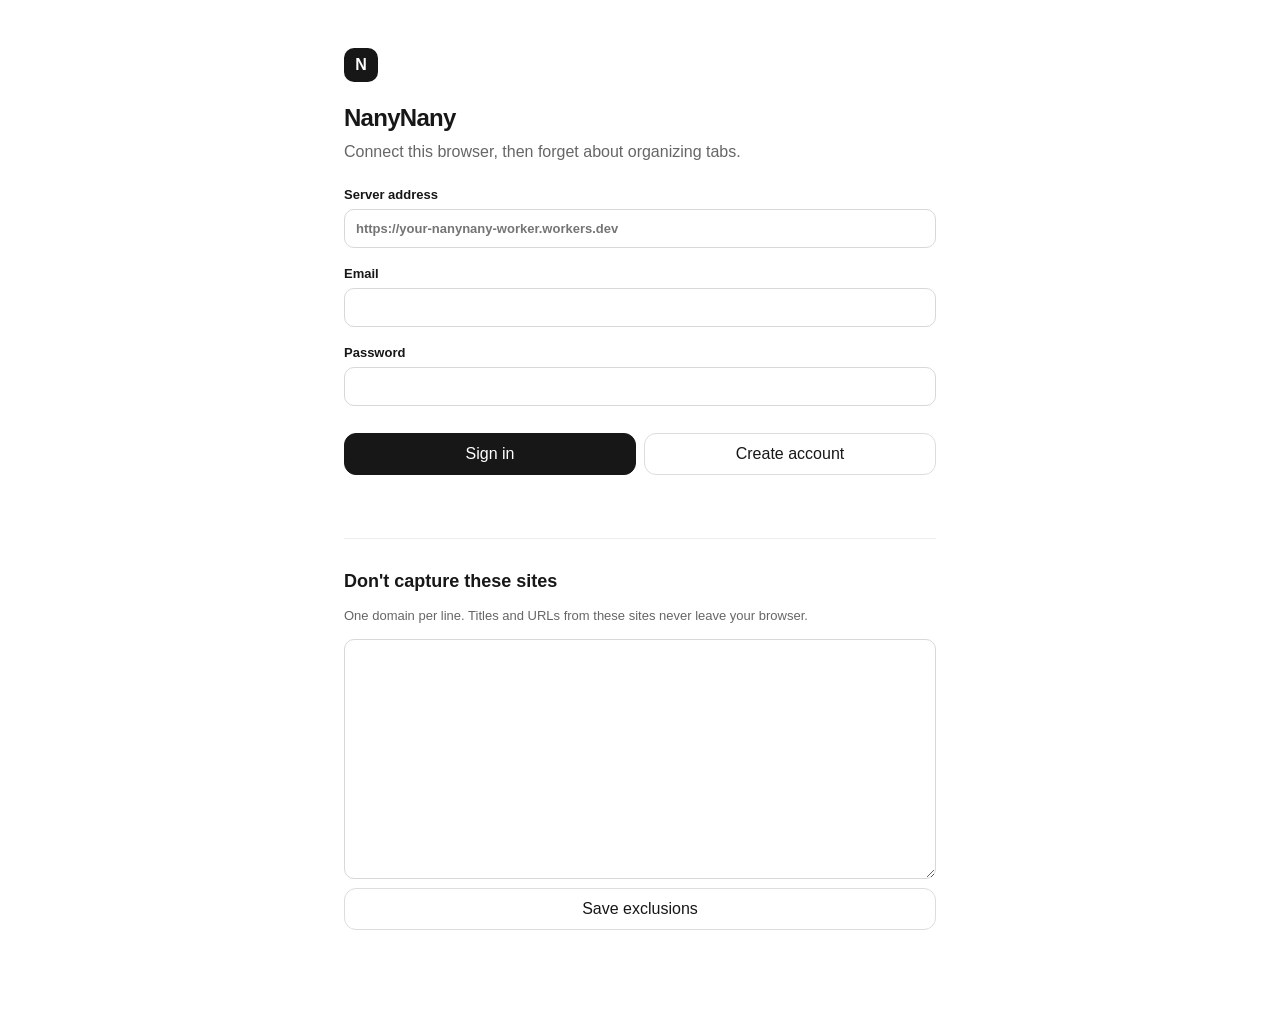
<file: extension/options.html>
<!doctype html><html><head><meta charset="utf-8"><meta name="viewport" content="width=device-width,initial-scale=1"><link rel="stylesheet" href="styles.css"><title>NanyNany settings</title></head><body class="options"><main><div class="mark">N</div><h1>NanyNany</h1><p class="lead">Connect this browser, then forget about organizing tabs.</p><div id="authForm"><label>Server address<input id="apiBase" type="url" placeholder="https://your-nanynany-worker.workers.dev"></label><label>Email<input id="email" type="email" autocomplete="email"></label><label>Password<input id="password" type="password" autocomplete="current-password"></label><div class="actions"><button id="login" class="primary">Sign in</button><button id="register" class="secondary">Create account</button></div><p id="authStatus" class="status" aria-live="polite"></p></div><div id="connectedBox" hidden><p class="lead">Connected as <strong id="connectedEmail"></strong></p><button id="logout" class="secondary">Sign out</button></div><hr><h2>Don't capture these sites</h2><p class="hint">One domain per line. Titles and URLs from these sites never leave your browser.</p><textarea id="excluded" rows="12"></textarea><button id="save" class="secondary">Save exclusions</button><p id="saveStatus" class="status" aria-live="polite"></p></main><script src="options.js"></script></body></html>
</file>
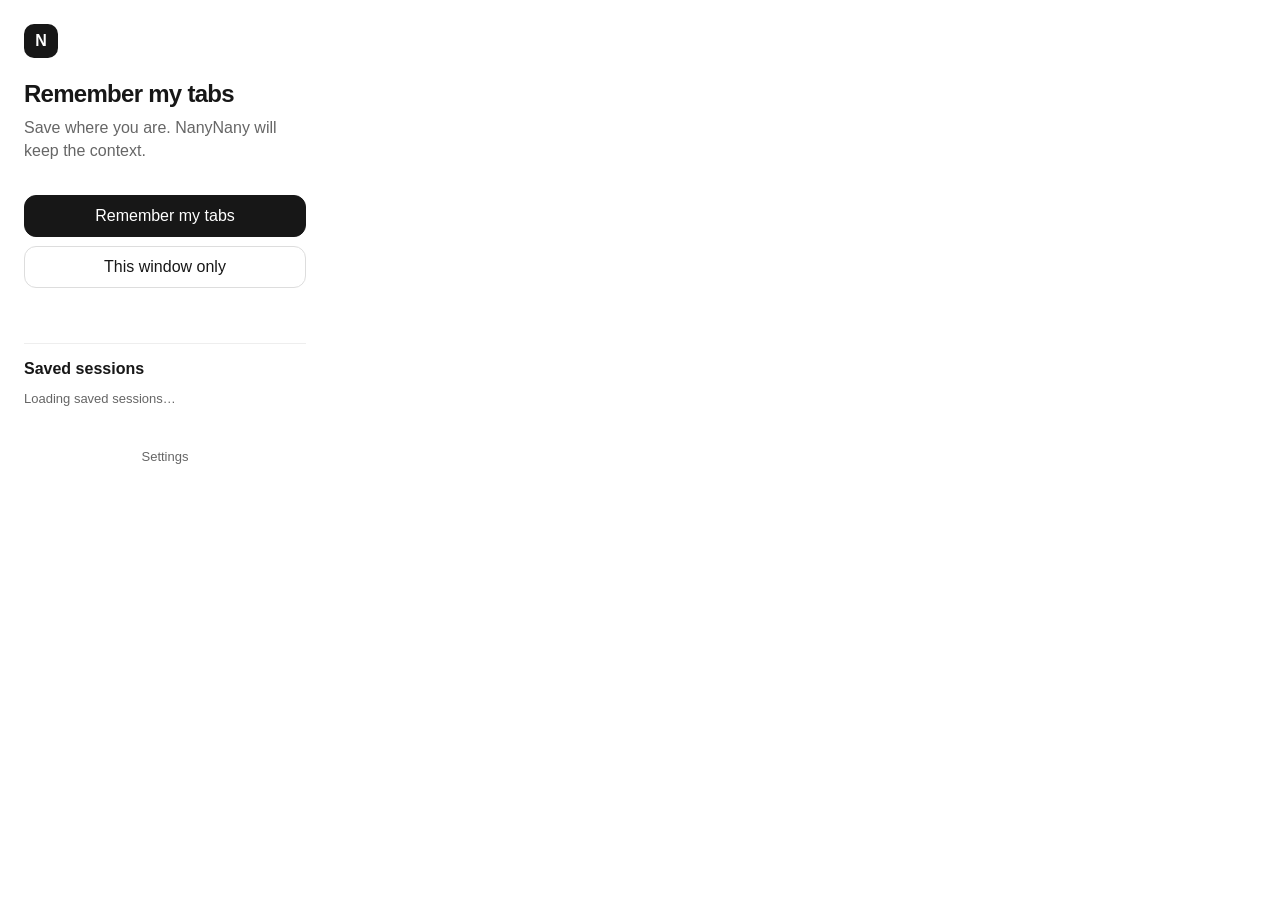
<file: extension/popup.html>
<!doctype html><html><head><meta charset="utf-8"><meta name="viewport" content="width=device-width,initial-scale=1"><link rel="stylesheet" href="styles.css"><title>Remember my tabs</title></head><body class="popup"><main><div class="mark">N</div><h1>Remember my tabs</h1><p class="lead">Save where you are. NanyNany will keep the context.</p><button id="all" class="primary">Remember my tabs</button><button id="window" class="secondary">This window only</button><p id="status" class="status" aria-live="polite"></p><div id="closeBox" class="close-box" hidden><strong id="savedCount"></strong><span>You can close them now.</span><div class="actions"><button id="closeTabs" class="primary">Close them</button><button id="keepTabs" class="secondary">Keep open</button></div></div><section id="sessionsSection" class="sessions-section" aria-label="Saved sessions"><h2>Saved sessions</h2><p id="sessionsStatus" class="status" aria-live="polite"></p><div id="sessionsList" class="sessions-list"></div></section><button id="settings" class="text-button">Settings</button></main><script src="popup.js"></script></body></html>
</file>
<file: extension/styles.css>
:root{font-family:-apple-system,BlinkMacSystemFont,"Segoe UI",sans-serif;color:#171717;background:#fff}*{box-sizing:border-box}body{margin:0}.popup{width:330px}.options{max-width:640px;margin:48px auto}.popup main{padding:24px}.options main{padding:0 24px}.mark{width:34px;height:34px;border-radius:10px;background:#171717;color:#fff;display:grid;place-items:center;font-weight:700;margin-bottom:22px}h1{font-size:24px;letter-spacing:-.03em;margin:0 0 8px}h2{font-size:18px;margin-top:28px}.lead,.hint{color:#666;line-height:1.45}.lead{margin:0 0 24px}.hint{font-size:13px}button{font:inherit;border-radius:12px;padding:11px 14px;width:100%;cursor:pointer;margin-top:9px;border:1px solid #ddd}.primary{background:#171717;color:#fff;border-color:#171717}.secondary{background:#fff;color:#171717}.text-button{background:transparent;border:0;color:#666;font-size:13px;margin-top:16px}button:disabled{opacity:.55}label{display:block;font-size:13px;font-weight:600;margin:18px 0}input,textarea{display:block;width:100%;margin-top:7px;border:1px solid #d8d8d8;border-radius:10px;padding:11px;font:inherit;background:#fff}textarea{resize:vertical}.status{font-size:13px;color:#666;min-height:18px}.close-box{border-top:1px solid #eee;margin-top:18px;padding-top:18px}.close-box strong,.close-box span{display:block}.close-box span{font-size:13px;color:#666;margin-top:4px}.actions{display:flex;gap:8px}.actions button{flex:1}hr{border:0;border-top:1px solid #eee;margin:32px 0}
.sessions-section{margin-top:24px;border-top:1px solid #eee;padding-top:16px}
.sessions-section h2{font-size:16px;margin:0 0 4px}
.sessions-list{display:flex;flex-direction:column;gap:10px;margin-top:8px}
.session-card{border:1px solid #ddd;border-radius:12px;background:#fff;overflow:hidden}
.session-header{width:100%;display:flex;justify-content:space-between;align-items:baseline;gap:10px;background:#fff;border:0;border-radius:0;margin:0;padding:11px 14px;text-align:left;cursor:pointer}
.session-title{font-weight:600;font-size:14px;flex:1;overflow:hidden;text-overflow:ellipsis;white-space:nowrap}
.session-meta{font-size:12px;color:#666;white-space:nowrap}
.session-body{border-top:1px solid #eee;padding:4px 14px 12px}
.session-group{margin-top:8px}
.session-group-title{font-size:12px;font-weight:600;color:#666;margin:0 0 4px}
.session-tab{display:flex;gap:8px;align-items:center;font-size:13px;padding:4px 0}
.session-tab input{width:auto;margin:0}
.session-tab span{overflow:hidden;text-overflow:ellipsis;white-space:nowrap}
.session-restore{padding:0 14px 12px}
</file>
